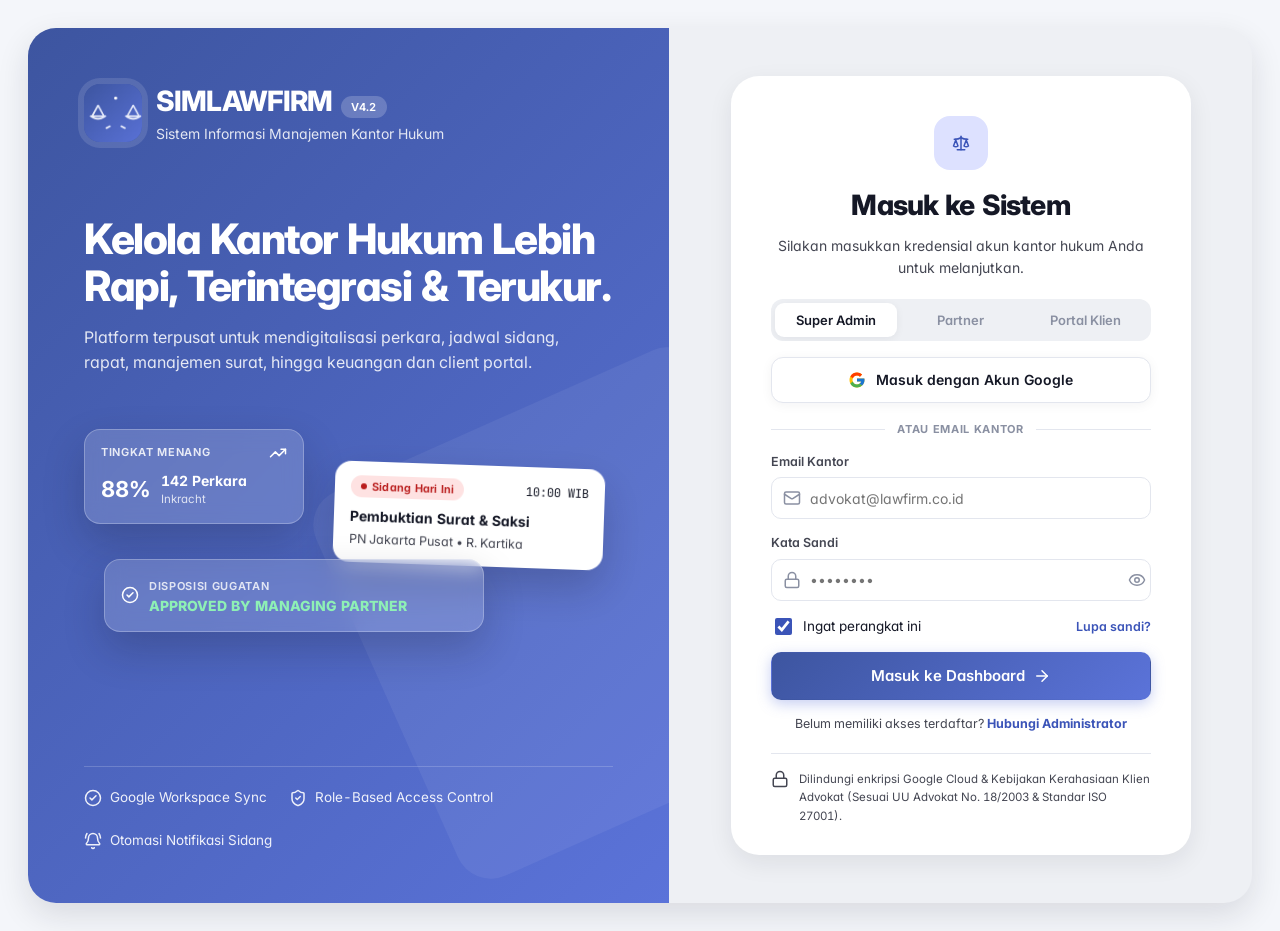
<file: index.html>
<!doctype html>
<html lang="id">
<head>
  <meta charset="utf-8">
  <meta name="viewport" content="width=device-width, initial-scale=1, viewport-fit=cover">
  <meta name="theme-color" content="#3D55A0">
  <meta name="description" content="SIMLAWFIRM — Sistem Informasi Manajemen Kantor Hukum: perkara, jadwal sidang, rapat, surat, keuangan, dan client portal.">
  <title>SIMLAWFIRM · Sistem Informasi Manajemen Kantor Hukum</title>
  <link rel="icon" type="image/png" href="assets/favicon.png">
  <link rel="apple-touch-icon" href="assets/logo.png">
  <link rel="preconnect" href="https://script.google.com">
  <link rel="preconnect" href="https://script.googleusercontent.com">
  <link rel="preconnect" href="https://fonts.googleapis.com">
  <link rel="preconnect" href="https://fonts.gstatic.com" crossorigin>
  <link rel="stylesheet" href="https://fonts.googleapis.com/css2?family=Inter:wght@400;500;600;700;800&family=JetBrains+Mono:wght@400;600&display=swap">
  <link rel="stylesheet" href="css/style.css">
  <script defer src="js/config.js"></script>
  <script defer src="js/icons.js"></script>
  <script defer src="js/core.js"></script>
  <script defer src="js/ui.js"></script>
  <script defer src="js/pages-main.js"></script>
  <script defer src="js/pages-case.js"></script>
  <script defer src="js/pages-office.js"></script>
  <script defer src="js/pages-admin.js"></script>
  <script defer src="js/pages-portal.js"></script>
</head>
<body>
  <noscript>Aplikasi ini memerlukan JavaScript.</noscript>
  <div style="min-height:100vh;display:grid;place-items:center;font-family:system-ui;color:#8A90A2">
    <div style="text-align:center"><img src="assets/logo.png" alt="" width="64" height="64" style="border-radius:18px"><div style="margin-top:12px;font-weight:600">Memuat SIMLAWFIRM…</div></div>
  </div>
</body>
</html>
</file>
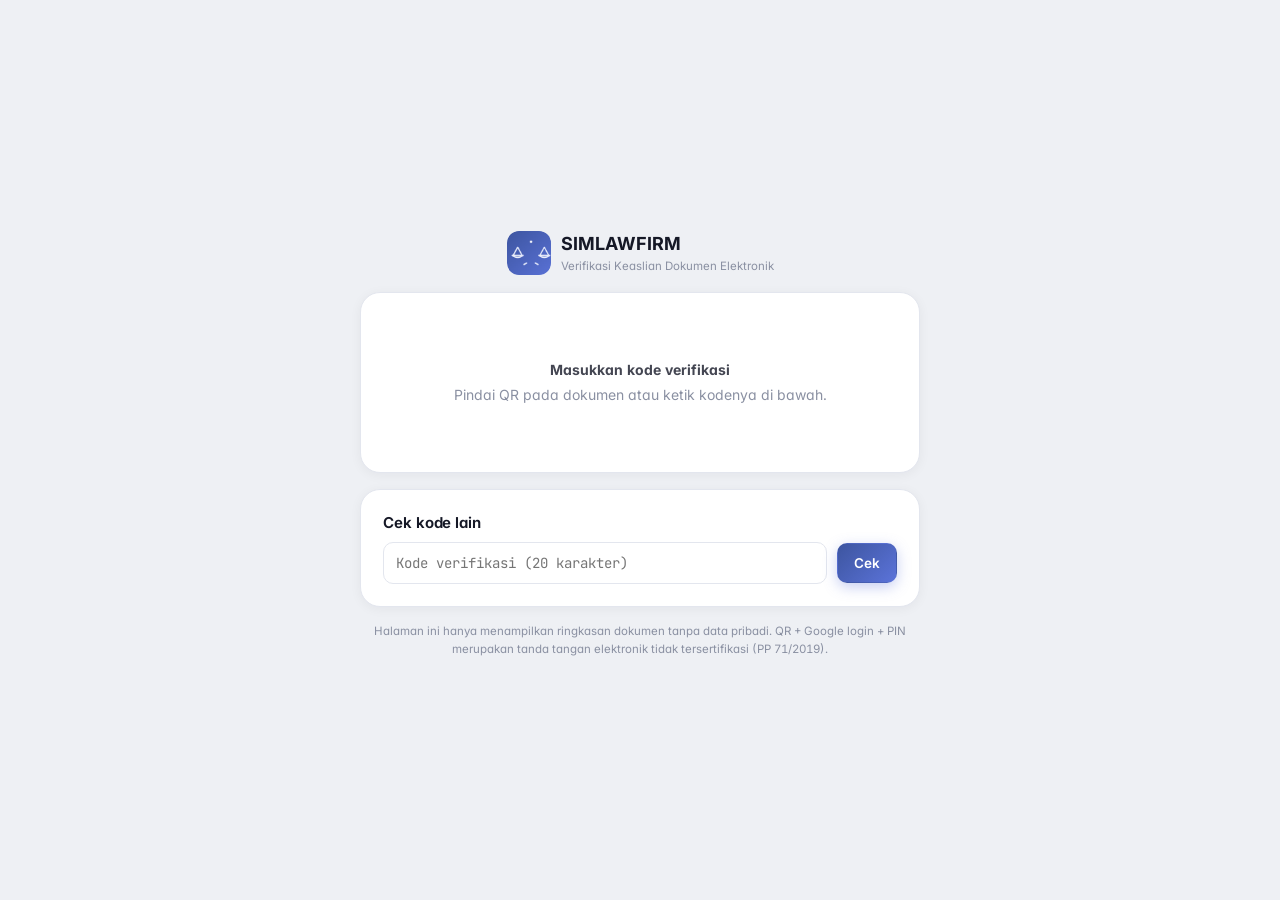
<file: verifikasi.html>
<!doctype html>
<html lang="id">
<head>
  <meta charset="utf-8">
  <meta name="viewport" content="width=device-width, initial-scale=1">
  <title>Verifikasi Dokumen · SIMLAWFIRM</title>
  <link rel="icon" type="image/png" href="assets/favicon.png">
  <link rel="stylesheet" href="https://fonts.googleapis.com/css2?family=Inter:wght@400;500;600;700;800&family=JetBrains+Mono:wght@400;600&display=swap">
  <link rel="stylesheet" href="css/style.css">
  <script src="js/config.js"></script>
</head>
<body>
  <div class="verify-wrap"><div class="verify-card">
    <div class="row mb" style="justify-content:center"><img src="assets/logo.png" alt="" width="44" height="44" style="border-radius:12px"><div><b style="font-size:18px">SIMLAWFIRM</b><div class="xs muted">Verifikasi Keaslian Dokumen Elektronik</div></div></div>
    <div class="card" id="box"><div class="skel" style="height:140px"></div></div>
    <div class="card mt">
      <h3 class="h-sm">Cek kode lain</h3>
      <form class="row mt-s" id="f"><input class="input mono" id="k" placeholder="Kode verifikasi (20 karakter)"><button class="btn primary">Cek</button></form>
    </div>
    <p class="xs muted" style="text-align:center;margin-top:16px">Halaman ini hanya menampilkan ringkasan dokumen tanpa data pribadi. QR + Google login + PIN merupakan tanda tangan elektronik tidak tersertifikasi (PP 71/2019).</p>
  </div></div>
<script>
'use strict';
var URL_GAS = (window.APP_CONFIG || {}).GAS_URL;
function esc(s) { return String(s == null ? '' : s).replace(/[&<>"']/g, function (c) { return { '&': '&amp;', '<': '&lt;', '>': '&gt;', '"': '&quot;', "'": '&#39;' }[c]; }); }
function tgl(s) { var d = new Date(s); return isNaN(d) ? (s || '—') : d.toLocaleString('id-ID', { dateStyle: 'long', timeStyle: 'short' }); }
var box = document.getElementById('box');
async function cek(k) {
  if (!k) { box.innerHTML = '<div class="empty"><b>Masukkan kode verifikasi</b>Pindai QR pada dokumen atau ketik kodenya di bawah.</div>'; return; }
  box.innerHTML = '<div class="skel" style="height:140px"></div>';
  try {
    var r = await (await fetch(URL_GAS + '?action=verify&k=' + encodeURIComponent(k), { redirect: 'follow' })).json();
    if (!r.success) { box.innerHTML = '<div class="row"><span class="badge bad" style="font-size:14px;padding:8px 14px">✕ TIDAK DITEMUKAN</span></div><p class="t2">' + esc(r.message) + '</p>'; return; }
    var d = r.data, sah = d.status === 'SAH';
    box.innerHTML = '<div class="row wrap"><span class="badge ' + (sah ? 'ok' : 'bad') + '" style="font-size:15px;padding:8px 16px">' + (sah ? '✓ DOKUMEN SAH' : '✕ ' + esc(d.status)) + '</span><span class="xs muted right">' + esc(d.instansi) + '</span></div>' +
      (d.alasanTarik ? '<div class="err-box mt">Dokumen ditarik: ' + esc(d.alasanTarik) + '</div>' : '') +
      '<h2 class="h-md mt">' + esc(d.judul) + '</h2><dl class="dl mt"><dt>Jenis</dt><dd>' + esc(d.jenis || '-') + '</dd><dt>Nomor</dt><dd class="mono">' + esc(d.nomor || '-') + '</dd><dt>Diterbitkan</dt><dd>' + tgl(d.terbit) + '</dd></dl>' +
      '<div class="sec-t">Penanda Tangan</div>' + d.penandatangan.map(function (s) { return '<div class="soft row mb' + (d.slot === s.slot ? '" style="border-color:var(--primary)' : '') + '"><div class="grow"><b class="small">' + esc(s.nama || '-') + '</b><div class="xs muted">' + esc(s.jabatan || '') + ' • ' + esc(s.label || '') + '</div></div><div style="text-align:right"><span class="badge ' + (s.metode === 'BYPASS' ? 'warn' : 'ok') + '">' + esc(s.metode === 'GOOGLE+PIN' ? 'Google + PIN' : s.metode || 'Sistem') + '</span><div class="xs muted">' + tgl(s.waktu) + '</div></div></div>'; }).join('') +
      (d.hashPdf ? '<div class="sec-t">Cek keutuhan PDF</div><p class="xs t2">Unggah PDF yang Anda terima — sidik jari SHA-256 dihitung di perangkat Anda (berkas tidak dikirim ke server).</p><input type="file" accept="application/pdf" id="pdf"><div id="hr" class="mt-s small"></div>' : '');
    var f = document.getElementById('pdf');
    if (f) f.onchange = async function () {
      var buf = await f.files[0].arrayBuffer(), h = Array.from(new Uint8Array(await crypto.subtle.digest('SHA-256', buf))).map(function (b) { return b.toString(16).padStart(2, '0'); }).join('');
      document.getElementById('hr').innerHTML = h === d.hashPdf ? '<span class="badge ok">✓ Identik dengan dokumen asli</span>' : '<span class="badge bad">✕ Berbeda — berkas telah diubah atau bukan versi resmi</span>';
    };
  } catch (e) { box.innerHTML = '<div class="err-box">Tidak dapat menghubungi server verifikasi.</div>'; }
}
var k0 = new URLSearchParams(location.search).get('k') || '';
document.getElementById('k').value = k0;
document.getElementById('f').onsubmit = function (e) { e.preventDefault(); var k = document.getElementById('k').value.trim(); history.replaceState(null, '', '?k=' + encodeURIComponent(k)); cek(k); };
cek(k0);
</script>
</body>
</html>
</file>
<file: css/style.css>
/* ============================================================
   SIMLAWFIRM — Modern Jurist Workspace (DESIGN.md)
   Royal blue gradient • cool-neutral canvas • Inter + JetBrains Mono
   ============================================================ */
:root {
  --primary: #5B73D9; --primary-700: #3D55A0; --primary-800: #3B54B8; --primary-50: #EEF1FD; --primary-100: #DDE1FF; --primary-200: #B8C4FF;
  --grad: linear-gradient(135deg, #3D55A0 0%, #5B73D9 100%);
  --navy: #1E2538; --navy-2: #262E44; --navy-3: #313A55;
  --canvas: #EEF0F4; --surface: #FFFFFF; --surface-2: #FAFAFB; --hover: #F6F8FB;
  --text: #151826; --text-2: #444652; --muted: #8A90A2; --line: #E3E6EE; --line-2: #D5D9E4;
  --ok: #16A34A; --ok-bg: #DCFCE7; --warn: #B7791F; --warn-c: #F59E0B; --warn-bg: #FEF9C3; --bad: #DC2626; --bad-bg: #FEE2E2; --info: #3B82F6; --info-bg: #DBEAFE;
  --series-1: #3B54B8; --series-2: #9AA9F0;
  --e1: 0 2px 12px rgba(21, 24, 38, .05); --e2: 0 8px 24px rgba(21, 24, 38, .08); --e3: 0 12px 32px rgba(21, 24, 38, .12); --e4: 0 24px 48px rgba(21, 24, 38, .16);
  --r-sm: 8px; --r-md: 10px; --r-lg: 14px; --r-xl: 20px;
  --rail: 72px; --sub: 240px; --top: 64px;
  --font: 'Inter', system-ui, -apple-system, 'Segoe UI', Roboto, sans-serif; --mono: 'JetBrains Mono', ui-monospace, Menlo, Consolas, monospace;
}
*, *::before, *::after { box-sizing: border-box; }
html, body { margin: 0; height: 100%; }
body { font-family: var(--font); font-size: 14px; line-height: 1.55; color: var(--text); background: var(--canvas); -webkit-font-smoothing: antialiased; font-feature-settings: 'tnum' 1, 'cv11' 1; }
button, input, select, textarea { font: inherit; color: inherit; }
a { color: var(--primary-800); text-decoration: none; }
a:hover { text-decoration: underline; }
svg.i { width: 18px; height: 18px; flex: none; vertical-align: middle; }
.mono { font-family: var(--mono); font-size: 12px; letter-spacing: 0; }
.muted { color: var(--muted); } .t2 { color: var(--text-2); } .ok { color: var(--ok); } .bad { color: var(--bad); } .warn { color: var(--warn); }
.hidden, [hidden] { display: none !important; }
.sr { position: absolute; width: 1px; height: 1px; overflow: hidden; clip: rect(0 0 0 0); }
.nowrap { white-space: nowrap; } .ellip { overflow: hidden; text-overflow: ellipsis; white-space: nowrap; }
.row { display: flex; align-items: center; gap: 10px; } .row.wrap { flex-wrap: wrap; } .col { display: flex; flex-direction: column; gap: 10px; }
.grow { flex: 1; min-width: 0; } .sp { flex: 1; } .right { margin-left: auto; }
.gap-s { gap: 6px; } .gap-l { gap: 16px; } .mt { margin-top: 16px; } .mt-s { margin-top: 8px; } .mb { margin-bottom: 16px; }
::selection { background: var(--primary-100); }
:focus-visible { outline: 2px solid var(--primary); outline-offset: 2px; }

/* ---------- Tipografi ---------- */
h1, h2, h3, h4 { margin: 0; font-weight: 700; letter-spacing: -.02em; }
.h-xl { font-size: 32px; line-height: 40px; letter-spacing: -.03em; font-weight: 800; }
.h-lg { font-size: 24px; line-height: 32px; } .h-md { font-size: 18px; line-height: 26px; font-weight: 650; } .h-sm { font-size: 15px; line-height: 22px; font-weight: 650; letter-spacing: -.005em; }
.lbl { font-size: 11px; font-weight: 650; letter-spacing: .06em; text-transform: uppercase; color: var(--muted); }
.small { font-size: 12.5px; } .xs { font-size: 11.5px; }

/* ---------- Tombol ---------- */
.btn { display: inline-flex; align-items: center; justify-content: center; gap: 8px; height: 40px; padding: 0 16px; border-radius: var(--r-md); border: 1px solid var(--line); background: var(--surface); color: var(--text); font-weight: 600; font-size: 13.5px; cursor: pointer; transition: background .15s, box-shadow .15s, transform .05s, border-color .15s; white-space: nowrap; text-decoration: none !important; }
.btn:hover { background: var(--surface-2); border-color: var(--line-2); box-shadow: var(--e1); }
.btn:active { transform: translateY(1px); }
.btn.primary { background: var(--grad); color: #fff; border-color: transparent; box-shadow: 0 4px 14px rgba(91, 115, 217, .35); }
.btn.primary:hover { box-shadow: 0 6px 18px rgba(91, 115, 217, .45), inset 0 0 0 1px rgba(255, 255, 255, .15); }
.btn.dark { background: var(--navy); color: #fff; border-color: var(--navy); }
.btn.ghost { background: transparent; border-color: transparent; color: var(--muted); }
.btn.ghost:hover { background: var(--canvas); color: var(--text); box-shadow: none; }
.btn.danger { color: var(--bad); } .btn.danger:hover { background: var(--bad-bg); border-color: #FCA5A5; }
.btn.danger.solid { background: var(--bad); color: #fff; border-color: var(--bad); }
.btn.ok.solid { background: var(--ok); color: #fff; border-color: var(--ok); }
.btn.sm { height: 32px; padding: 0 11px; font-size: 12.5px; border-radius: var(--r-sm); gap: 6px; }
.btn.xs { height: 26px; padding: 0 8px; font-size: 11.5px; border-radius: 7px; gap: 4px; }
.btn.icon { width: 40px; padding: 0; } .btn.sm.icon { width: 32px; } .btn.xs.icon { width: 26px; }
.btn[disabled], .btn.busy { opacity: .6; pointer-events: none; }
.btn.busy::after { content: ''; width: 14px; height: 14px; border-radius: 50%; border: 2px solid currentColor; border-right-color: transparent; animation: spin .7s linear infinite; }
.btn.block { width: 100%; }
@keyframes spin { to { transform: rotate(360deg); } }

/* ---------- Badge & chip ---------- */
.badge { display: inline-flex; align-items: center; gap: 5px; padding: 3px 10px; border-radius: 999px; font-size: 11px; font-weight: 650; letter-spacing: .02em; line-height: 16px; background: var(--canvas); color: var(--text-2); white-space: nowrap; }
.badge.ok { background: var(--ok-bg); color: #15803D; } .badge.warn { background: var(--warn-bg); color: #A16207; } .badge.bad { background: var(--bad-bg); color: #B91C1C; }
.badge.info { background: var(--info-bg); color: #1D4ED8; } .badge.pri { background: var(--primary-100); color: var(--primary-800); } .badge.dark { background: var(--navy); color: #fff; }
.badge .dot { width: 6px; height: 6px; border-radius: 50%; background: currentColor; }
.count { display: inline-flex; min-width: 20px; height: 18px; padding: 0 6px; border-radius: 999px; align-items: center; justify-content: center; font-size: 10.5px; font-weight: 700; background: var(--primary-100); color: var(--primary-800); }
.count.bad { background: var(--bad); color: #fff; }
.chip { display: inline-flex; align-items: center; gap: 6px; height: 30px; padding: 0 12px; border-radius: 999px; border: 1px solid var(--line); background: var(--surface); font-size: 12.5px; font-weight: 550; cursor: pointer; color: var(--text-2); }
.chip:hover { border-color: var(--line-2); } .chip.on { background: var(--primary-50); border-color: var(--primary-200); color: var(--primary-800); }

/* ---------- Segmented / pill tabs ---------- */
.seg { display: inline-flex; gap: 2px; padding: 4px; background: var(--canvas); border-radius: 999px; max-width: 100%; overflow-x: auto; scrollbar-width: none; }
.seg::-webkit-scrollbar { display: none; }
.seg button { border: 0; background: transparent; color: var(--muted); font-weight: 600; font-size: 13px; padding: 7px 14px; border-radius: 999px; cursor: pointer; white-space: nowrap; display: inline-flex; align-items: center; gap: 6px; }
.seg button.on { background: var(--surface); color: var(--text); box-shadow: 0 2px 8px rgba(21, 24, 38, .06); }
.seg button:hover:not(.on) { color: var(--text); }
.seg.sq { border-radius: 12px; } .seg.sq button { border-radius: 9px; }

/* ---------- Form ---------- */
.input, select.input, textarea.input { width: 100%; height: 42px; padding: 0 12px; background: var(--surface); border: 1px solid var(--line); border-radius: var(--r-md); outline: none; transition: border-color .15s, box-shadow .15s; font-size: 14px; }
textarea.input { height: auto; min-height: 92px; padding: 10px 12px; resize: vertical; line-height: 1.5; }
select.input { appearance: none; background-image: url("data:image/svg+xml,%3Csvg xmlns='http://www.w3.org/2000/svg' width='12' height='12' viewBox='0 0 24 24' fill='none' stroke='%238A90A2' stroke-width='2.4' stroke-linecap='round'%3E%3Cpath d='m6 9 6 6 6-6'/%3E%3C/svg%3E"); background-repeat: no-repeat; background-position: right 12px center; padding-right: 32px; }
.input:focus, .editor:focus-within { border-color: var(--primary); box-shadow: 0 0 0 3px rgba(91, 115, 217, .15); }
.input.sm { height: 34px; font-size: 13px; border-radius: var(--r-sm); }
.input-ic { position: relative; } .input-ic svg { position: absolute; left: 12px; top: 50%; transform: translateY(-50%); color: var(--muted); pointer-events: none; } .input-ic .input { padding-left: 38px; }
.field { display: flex; flex-direction: column; gap: 6px; min-width: 0; }
.field > label { font-size: 12.5px; font-weight: 600; color: var(--text-2); }
.field > label .req { color: var(--bad); }
.field .help { font-size: 11.5px; color: var(--muted); }
.form-grid { display: grid; grid-template-columns: repeat(2, minmax(0, 1fr)); gap: 14px 16px; }
.form-grid .full { grid-column: 1 / -1; }
.check { display: inline-flex; align-items: center; gap: 8px; cursor: pointer; font-size: 13.5px; }
.check input { width: 17px; height: 17px; accent-color: var(--primary-800); }
.switch { position: relative; display: inline-flex; width: 42px; height: 24px; flex: none; cursor: pointer; }
.switch input { opacity: 0; width: 0; height: 0; }
.switch span { position: absolute; inset: 0; border-radius: 999px; background: #CBD1DD; transition: .2s; }
.switch span::after { content: ''; position: absolute; width: 18px; height: 18px; left: 3px; top: 3px; border-radius: 50%; background: #fff; box-shadow: 0 1px 3px rgba(0, 0, 0, .2); transition: .2s; }
.switch input:checked + span { background: var(--primary-800); } .switch input:checked + span::after { transform: translateX(18px); }
.switch.ok input:checked + span { background: var(--ok); }
.editor { border: 1px solid var(--line); border-radius: var(--r-md); background: var(--surface); }
.editor .tb { display: flex; gap: 2px; padding: 6px; border-bottom: 1px solid var(--line); flex-wrap: wrap; }
.editor .tb button { border: 0; background: transparent; width: 30px; height: 28px; border-radius: 6px; cursor: pointer; color: var(--text-2); display: grid; place-items: center; }
.editor .tb button:hover { background: var(--canvas); }
.editor .ed { min-height: 160px; max-height: 420px; overflow: auto; padding: 12px 14px; outline: none; line-height: 1.65; }
.editor .ed p { margin: 0 0 8px; } .editor .ed ol, .editor .ed ul { margin: 0 0 8px; padding-left: 22px; }
.refs-box { max-height: 180px; overflow: auto; border: 1px solid var(--line); border-radius: var(--r-md); padding: 8px 10px; display: grid; grid-template-columns: repeat(auto-fill, minmax(190px, 1fr)); gap: 6px; background: var(--surface); }
.file-drop { border: 1.5px dashed var(--line-2); border-radius: var(--r-md); padding: 14px; text-align: center; color: var(--muted); font-size: 12.5px; cursor: pointer; background: var(--surface-2); }
.file-drop:hover, .file-drop.drag { border-color: var(--primary); background: var(--primary-50); color: var(--primary-800); }

/* ---------- Kartu ---------- */
.card { background: var(--surface); border: 1px solid var(--line); border-radius: var(--r-xl); box-shadow: var(--e1); padding: 22px; min-width: 0; }
.card.flat { box-shadow: none; } .card.pad-0 { padding: 0; } .card.pad-s { padding: 16px; }
.card.hov { transition: box-shadow .2s, border-color .2s, transform .2s; cursor: pointer; } .card.hov:hover { box-shadow: var(--e2); border-color: var(--line-2); }
.card-h { display: flex; align-items: flex-start; gap: 12px; margin-bottom: 16px; }
.card-h .sub { font-size: 12.5px; color: var(--muted); margin-top: 2px; }
.soft { background: var(--surface-2); border: 1px solid var(--line); border-radius: var(--r-lg); padding: 14px; }
.tint { background: var(--primary-50); border: 1px solid var(--primary-100); border-radius: var(--r-lg); padding: 14px; }

/* ---------- Grid halaman ---------- */
.grid { display: grid; gap: 18px; }
.g2 { grid-template-columns: repeat(2, minmax(0, 1fr)); } .g3 { grid-template-columns: repeat(3, minmax(0, 1fr)); } .g4 { grid-template-columns: repeat(4, minmax(0, 1fr)); }
.split { display: grid; grid-template-columns: minmax(0, 1fr) 340px; gap: 20px; align-items: start; }
.split.wide { grid-template-columns: minmax(0, 1fr) 400px; }

/* ---------- KPI ---------- */
.kpi { position: relative; padding: 18px; display: flex; flex-direction: column; gap: 6px; }
.kpi .top { display: flex; align-items: flex-start; justify-content: space-between; gap: 8px; }
.kpi .ico { width: 38px; height: 38px; border-radius: 12px; display: grid; place-items: center; background: var(--primary-50); color: var(--primary-800); flex: none; }
.kpi .ico.bad { background: var(--bad-bg); color: var(--bad); } .kpi .ico.ok { background: var(--ok-bg); color: var(--ok); } .kpi .ico.warn { background: var(--warn-bg); color: var(--warn); }
.kpi .val { font-size: 30px; font-weight: 800; letter-spacing: -.03em; line-height: 1.1; display: flex; align-items: baseline; gap: 8px; flex-wrap: wrap; }
.kpi .val small { font-size: 13px; font-weight: 500; color: var(--muted); letter-spacing: 0; }
.kpi .foot { display: flex; gap: 6px; align-items: center; flex-wrap: wrap; font-size: 11.5px; color: var(--muted); }
.kpi .bar { height: 5px; background: var(--canvas); border-radius: 9px; overflow: hidden; margin-top: 4px; } .kpi .bar i { display: block; height: 100%; background: var(--primary-800); border-radius: 9px; }
.kpi.click { cursor: pointer; } .kpi.click:hover { box-shadow: var(--e2); }

/* ---------- Shell: rail + subpanel + konten ---------- */
.shell { display: grid; grid-template-columns: var(--rail) var(--sub) minmax(0, 1fr); min-height: 100vh; }
.rail { background: var(--grad); position: sticky; top: 0; height: 100vh; display: flex; flex-direction: column; align-items: center; padding: 14px 0; gap: 6px; z-index: 30; }
.rail .logo { width: 44px; height: 44px; border-radius: 13px; background: rgba(255, 255, 255, .16); display: grid; place-items: center; margin-bottom: 12px; }
.rail .logo img { width: 34px; height: 34px; border-radius: 9px; }
.rail button { width: 46px; height: 46px; border-radius: 13px; border: 0; background: transparent; color: rgba(255, 255, 255, .78); display: grid; place-items: center; cursor: pointer; position: relative; transition: background .15s, color .15s; }
.rail button:hover { background: rgba(255, 255, 255, .14); color: #fff; }
.rail button.on { background: #fff; color: var(--primary-800); box-shadow: 0 6px 16px rgba(21, 24, 38, .2); }
.rail button.on::before { content: ''; position: absolute; left: -13px; top: 12px; bottom: 12px; width: 4px; border-radius: 0 4px 4px 0; background: #fff; }
.rail button .tip { position: absolute; left: 56px; background: var(--navy); color: #fff; font-size: 12px; font-weight: 600; padding: 5px 10px; border-radius: 8px; white-space: nowrap; opacity: 0; pointer-events: none; transform: translateX(-4px); transition: .15s; box-shadow: var(--e3); }
.rail button:hover .tip { opacity: 1; transform: none; }
.rail button .pip { position: absolute; top: 8px; right: 8px; width: 8px; height: 8px; border-radius: 50%; background: #FF5A5A; border: 2px solid #4F67CB; }
.rail .sp { flex: 1; }
.subpanel { background: var(--navy); color: #C9CEDD; position: sticky; top: 0; height: 100vh; overflow-y: auto; display: flex; flex-direction: column; padding: 18px 14px; z-index: 25; scrollbar-width: thin; scrollbar-color: #3A4462 transparent; }
.brand { display: flex; align-items: center; gap: 10px; padding: 2px 6px 18px; border-bottom: 1px solid rgba(255, 255, 255, .07); margin-bottom: 14px; }
.brand img { width: 36px; height: 36px; border-radius: 10px; }
.brand b { display: block; color: #fff; font-size: 15px; letter-spacing: -.01em; } .brand span { font-size: 11px; color: #9AA3BC; }
.nav-sec { display: flex; align-items: center; justify-content: space-between; padding: 10px 10px 8px; font-size: 10.5px; font-weight: 700; letter-spacing: .08em; text-transform: uppercase; color: #8C95AE; }
.nav-sec small { font-size: 10px; color: #B6BDD0; letter-spacing: 0; font-weight: 600; text-transform: none; }
.nav-item { display: flex; align-items: center; gap: 10px; width: 100%; border: 0; background: transparent; color: #D6DAE6; font-size: 13.5px; font-weight: 500; padding: 10px 12px; border-radius: 10px; cursor: pointer; text-align: left; text-decoration: none !important; transition: background .15s; }
.nav-item:hover { background: rgba(255, 255, 255, .06); color: #fff; }
.nav-item.on { background: #fff; color: var(--primary-800); font-weight: 650; box-shadow: 0 6px 16px rgba(0, 0, 0, .18); }
.nav-item svg { width: 16px; height: 16px; opacity: .85; } .nav-item .count { margin-left: auto; }
.nav-item.sub { padding-left: 34px; font-size: 13px; color: #B6BDD0; }
.nav-item.sub.on { color: var(--primary-800); }
.secure { margin-top: auto; background: var(--navy-2); border: 1px solid rgba(255, 255, 255, .06); border-radius: 12px; padding: 12px 14px; font-size: 11.5px; color: #C9CEDD; }
.secure b { color: #fff; font-size: 12px; display: flex; align-items: center; justify-content: space-between; } .secure b i { width: 7px; height: 7px; border-radius: 50%; background: #fff; display: inline-block; }
.secure .mono { color: #9AA3BC; font-size: 11px; }
.main { min-width: 0; display: flex; flex-direction: column; }
.topbar { position: sticky; top: 0; z-index: 20; height: var(--top); display: flex; align-items: center; gap: 12px; padding: 0 28px; background: rgba(238, 240, 244, .86); backdrop-filter: blur(10px); -webkit-backdrop-filter: blur(10px); }
.topbar .search { flex: 1; max-width: 460px; }
.topbar .search .input { height: 42px; border-radius: 999px; background: var(--surface); border-color: transparent; box-shadow: var(--e1); }
.tb-btn { width: 40px; height: 40px; border-radius: 50%; border: 0; background: var(--surface); display: grid; place-items: center; cursor: pointer; position: relative; color: var(--text-2); box-shadow: var(--e1); flex: none; }
.tb-btn:hover { color: var(--primary-800); }
.tb-btn .pip { position: absolute; top: 8px; right: 9px; width: 8px; height: 8px; border-radius: 50%; background: var(--bad); border: 2px solid #fff; }
.tb-chip { height: 36px; padding: 0 12px; border-radius: 999px; background: var(--surface); display: inline-flex; align-items: center; gap: 6px; font-size: 12.5px; font-weight: 600; color: var(--text-2); box-shadow: var(--e1); }
.user-btn { display: flex; align-items: center; gap: 10px; padding: 4px 10px 4px 4px; border-radius: 999px; border: 0; background: transparent; cursor: pointer; text-align: left; }
.user-btn:hover { background: rgba(255, 255, 255, .7); }
.avatar { width: 38px; height: 38px; border-radius: 50%; background: var(--grad); color: #fff; display: grid; place-items: center; font-weight: 700; font-size: 13px; flex: none; }
.avatar.sm { width: 30px; height: 30px; font-size: 11px; } .avatar.lg { width: 52px; height: 52px; font-size: 18px; }
.avatar.soft { background: var(--primary-100); color: var(--primary-800); padding: 0; border: 0; border-radius: 50%; }
.user-btn b { display: block; font-size: 13px; line-height: 1.2; } .user-btn .badge { padding: 1px 8px; font-size: 10px; margin-top: 2px; }
.content { padding: 8px 28px 40px; flex: 1; min-width: 0; }
.page { animation: fadein .18s ease-out; } @keyframes fadein { from { opacity: 0; transform: translateY(4px); } to { opacity: 1; transform: none; } }
.page-h { display: flex; align-items: flex-end; gap: 16px; margin: 6px 0 22px; flex-wrap: wrap; }
.page-h .crumb { display: flex; gap: 8px; align-items: center; font-size: 11px; font-weight: 700; letter-spacing: .06em; text-transform: uppercase; color: var(--primary-800); margin-bottom: 6px; flex-wrap: wrap; }
.page-h .crumb .badge { text-transform: none; letter-spacing: 0; }
.page-h p { margin: 6px 0 0; color: var(--text-2); max-width: 640px; font-size: 13.5px; }
.page-h > .grow { flex: 1 1 520px; }
.page-h .acts { margin-left: auto; display: flex; gap: 10px; flex-wrap: wrap; justify-content: flex-end; }
.menu-toggle { display: none; }
.offline-bar { position: fixed; bottom: 16px; left: 50%; transform: translateX(-50%); background: var(--navy); color: #fff; padding: 9px 16px; border-radius: 999px; font-size: 12.5px; z-index: 200; box-shadow: var(--e3); }

/* ---------- Tabel ---------- */
.tbl-wrap { overflow-x: auto; -webkit-overflow-scrolling: touch; }
table.tbl { width: 100%; border-collapse: separate; border-spacing: 0; font-size: 13.5px; }
.tbl th { position: sticky; top: 0; background: var(--surface-2); text-align: left; font-size: 11px; font-weight: 700; letter-spacing: .05em; text-transform: uppercase; color: var(--muted); padding: 12px 14px; border-bottom: 1px solid var(--line); white-space: nowrap; cursor: default; user-select: none; }
.tbl th.sort { cursor: pointer; } .tbl th.sort:hover { color: var(--text); } .tbl th .arr { opacity: .5; font-size: 10px; }
.tbl td { padding: 12px 14px; border-bottom: 1px solid var(--line); vertical-align: middle; }
.tbl tr:last-child td { border-bottom: 0; }
.tbl tbody tr { transition: background .1s; } .tbl tbody tr:hover { background: var(--hover); } .tbl tbody tr.sel { background: var(--primary-50); }
.tbl tbody tr.click { cursor: pointer; }
.tbl td.num, .tbl th.num { text-align: right; white-space: nowrap; } .tbl .chk { width: 40px; }
.tbl .t-main { font-weight: 600; color: var(--text); } .tbl .t-sub { font-size: 12px; color: var(--muted); }
.tbl td.acts { white-space: nowrap; text-align: right; }
.tbl-foot { display: flex; align-items: center; gap: 10px; padding: 12px 16px; border-top: 1px solid var(--line); font-size: 12.5px; color: var(--muted); flex-wrap: wrap; }
.pager { display: flex; gap: 4px; margin-left: auto; } .pager button { min-width: 32px; height: 32px; border-radius: 8px; border: 1px solid var(--line); background: var(--surface); cursor: pointer; font-weight: 600; font-size: 12.5px; }
.pager button.on { background: var(--primary-800); color: #fff; border-color: var(--primary-800); } .pager button:disabled { opacity: .4; cursor: default; }
.toolbar { display: flex; gap: 10px; align-items: center; flex-wrap: wrap; padding: 14px 16px; border-bottom: 1px solid var(--line); }
.toolbar .input-ic { flex: 1; min-width: 200px; }
.toolbar select.input { width: auto; min-width: 150px; height: 38px; font-size: 13px; }
.bulkbar { display: flex; gap: 8px; align-items: center; padding: 10px 16px; background: var(--primary-50); border-bottom: 1px solid var(--primary-100); font-size: 13px; font-weight: 600; color: var(--primary-800); flex-wrap: wrap; }
.empty { padding: 44px 20px; text-align: center; color: var(--muted); }
.empty svg { width: 40px; height: 40px; color: var(--line-2); margin-bottom: 8px; }
.empty b { display: block; color: var(--text-2); font-size: 14px; margin-bottom: 4px; }
.skel { background: linear-gradient(90deg, #EEF0F4 25%, #F6F7FA 50%, #EEF0F4 75%); background-size: 200% 100%; animation: sk 1.2s infinite; border-radius: 8px; }
@keyframes sk { to { background-position: -200% 0; } }

/* ---------- Drawer / modal / toast ---------- */
.veil { position: fixed; inset: 0; background: rgba(21, 24, 38, .4); backdrop-filter: blur(8px); -webkit-backdrop-filter: blur(8px); z-index: 90; animation: fadein .15s; }
.drawer { position: fixed; top: 0; right: 0; bottom: 0; width: min(640px, 100vw); background: var(--surface); z-index: 100; box-shadow: var(--e4); display: flex; flex-direction: column; animation: slidein .22s cubic-bezier(.2, .8, .2, 1); border-radius: 20px 0 0 20px; }
.drawer.wide { width: min(860px, 100vw); }
@keyframes slidein { from { transform: translateX(40px); opacity: .5; } to { transform: none; opacity: 1; } }
.drawer-h { display: flex; align-items: flex-start; gap: 12px; padding: 20px 24px; border-bottom: 1px solid var(--line); }
.drawer-b { flex: 1; overflow-y: auto; padding: 22px 24px; }
.drawer-f { display: flex; gap: 10px; padding: 14px 24px; border-top: 1px solid var(--line); background: var(--surface-2); justify-content: flex-end; flex-wrap: wrap; border-radius: 0 0 0 20px; }
.modal { position: fixed; left: 50%; top: 50%; transform: translate(-50%, -50%); width: min(480px, calc(100vw - 32px)); max-height: calc(100vh - 32px); overflow: auto; background: var(--surface); border-radius: var(--r-xl); box-shadow: var(--e4); z-index: 110; padding: 24px; animation: pop .18s; }
.modal.wide { width: min(760px, calc(100vw - 32px)); }
@keyframes pop { from { transform: translate(-50%, -48%) scale(.98); opacity: 0; } }
.toasts { position: fixed; right: 20px; bottom: 20px; z-index: 300; display: flex; flex-direction: column; gap: 10px; max-width: calc(100vw - 40px); }
.toast { display: flex; gap: 10px; align-items: flex-start; background: var(--navy); color: #fff; padding: 12px 16px; border-radius: 14px; box-shadow: var(--e3); font-size: 13.5px; min-width: 260px; max-width: 420px; animation: slidein .2s; }
.toast.ok svg { color: #4ADE80; } .toast.bad { background: #7F1D1D; } .toast.warn svg { color: #FCD34D; }
.toast b { display: block; }
.dl { display: grid; grid-template-columns: 150px minmax(0, 1fr); gap: 10px 16px; font-size: 13.5px; }
.dl dt { color: var(--muted); font-size: 12.5px; } .dl dd { margin: 0; font-weight: 500; word-break: break-word; }
.sec-t { font-size: 12px; font-weight: 700; letter-spacing: .06em; text-transform: uppercase; color: var(--primary-800); margin: 22px 0 10px; display: flex; align-items: center; gap: 8px; }
.sec-t:first-child { margin-top: 0; }
.richtext p { margin: 0 0 8px; } .richtext ol, .richtext ul { margin: 0 0 8px; padding-left: 22px; }

/* ---------- Timeline ---------- */
.tl { position: relative; padding-left: 28px; }
.tl::before { content: ''; position: absolute; left: 9px; top: 6px; bottom: 6px; width: 2px; background: var(--line); }
.tl-item { position: relative; margin-bottom: 14px; }
.tl-item::before { content: ''; position: absolute; left: -24px; top: 18px; width: 12px; height: 12px; border-radius: 50%; background: var(--muted); border: 3px solid var(--surface); box-shadow: 0 0 0 1px var(--line); }
.tl-item.now::before { background: var(--primary-800); box-shadow: 0 0 0 4px var(--primary-100); }
.tl-card { background: var(--surface-2); border: 1px solid var(--line); border-radius: var(--r-lg); padding: 14px 16px; }
.tl-item.now .tl-card { background: var(--surface); box-shadow: var(--e2); }
.tl-card h4 { font-size: 14px; font-weight: 650; letter-spacing: -.005em; display: flex; gap: 8px; align-items: center; flex-wrap: wrap; }
.tl-card p { margin: 6px 0 0; color: var(--text-2); font-size: 13px; }

/* ---------- Agenda ---------- */
.ag { border-left: 3px solid var(--primary); background: var(--surface-2); border-radius: 12px; padding: 12px 14px; margin-bottom: 10px; }
.ag.sidang { border-color: var(--primary-800); } .ag.rapat { border-color: #7C8FE6; } .ag.internal { border-color: var(--ok); } .ag.task { border-color: var(--warn-c); }
.ag .time { font-size: 11px; font-weight: 700; color: var(--primary-800); letter-spacing: .03em; }
.ag b { display: block; font-size: 13px; margin: 3px 0; line-height: 1.35; } .ag .s { font-size: 12px; color: var(--muted); }
.ag.hero { background: var(--grad); color: #fff; border: 0; box-shadow: 0 10px 24px rgba(61, 85, 160, .35); } .ag.hero .time, .ag.hero .s { color: rgba(255, 255, 255, .85); }
.now-line { display: flex; align-items: center; gap: 8px; margin: 4px 0 12px; font-size: 11px; font-weight: 700; color: var(--bad); }
.now-line::after { content: ''; flex: 1; border-top: 1.5px dashed var(--bad); opacity: .6; }

/* ---------- Kalender ---------- */
.cal { display: grid; grid-template-columns: repeat(7, minmax(0, 1fr)); gap: 6px; }
.cal .dow { text-align: center; font-size: 11px; font-weight: 700; letter-spacing: .06em; color: var(--muted); padding: 6px 0; }
.cal .day { min-height: 104px; background: var(--surface-2); border: 1px solid var(--line); border-radius: 12px; padding: 6px; display: flex; flex-direction: column; gap: 3px; cursor: pointer; min-width: 0; }
.cal .day:hover { border-color: var(--line-2); background: var(--surface); }
.cal .day.out { opacity: .45; } .cal .day.today { border: 2px solid var(--primary-800); background: var(--surface); }
.cal .day .n { font-size: 12px; font-weight: 700; color: var(--text-2); display: flex; justify-content: space-between; }
.cal .day.today .n span { background: var(--primary-800); color: #fff; border-radius: 6px; padding: 0 6px; }
.ev { font-size: 10.5px; font-weight: 600; padding: 2px 6px; border-radius: 6px; overflow: hidden; text-overflow: ellipsis; white-space: nowrap; background: var(--primary-100); color: var(--primary-800); }
.ev.sidang { background: var(--primary-800); color: #fff; } .ev.rapat { background: #E3E8FF; color: #3949A0; } .ev.internal { background: var(--ok-bg); color: #15803D; } .ev.task { background: #FFEDD5; color: #C2410C; }
.legend { display: flex; gap: 14px; flex-wrap: wrap; font-size: 12px; color: var(--text-2); }
.legend i { width: 10px; height: 10px; border-radius: 3px; display: inline-block; margin-right: 6px; vertical-align: -1px; }

/* ---------- Kanban ---------- */
.kanban { display: grid; grid-template-columns: repeat(3, minmax(0, 1fr)); gap: 16px; }
.kcol { background: var(--surface-2); border: 1px solid var(--line); border-radius: var(--r-lg); padding: 12px; min-height: 160px; }
.kcol.drop { border-color: var(--primary); background: var(--primary-50); }
.kcol-h { display: flex; align-items: center; gap: 8px; font-weight: 650; font-size: 13px; margin-bottom: 10px; }
.kcol-h i { width: 8px; height: 8px; border-radius: 50%; }
.kcard { background: var(--surface); border: 1px solid var(--line); border-radius: 12px; padding: 12px; margin-bottom: 10px; box-shadow: var(--e1); cursor: grab; }
.kcard:hover { box-shadow: var(--e2); } .kcard.done b { text-decoration: line-through; color: var(--muted); }
.kcard b { display: block; font-size: 13px; line-height: 1.35; margin: 6px 0; }

/* ---------- Chart ---------- */
.chart { position: relative; width: 100%; }
.chart svg { display: block; width: 100%; height: auto; overflow: visible; }
.chart .grid-l { stroke: var(--line); stroke-width: 1; }
.chart .axis-t { font-size: 11px; fill: var(--muted); }
.chart .val-t { font-size: 10.5px; font-weight: 700; fill: var(--text-2); }
.chart .bar-hit { fill: transparent; cursor: pointer; }
.chart-tip { position: absolute; pointer-events: none; background: var(--navy); color: #fff; font-size: 12px; padding: 8px 10px; border-radius: 10px; box-shadow: var(--e3); white-space: nowrap; transform: translate(-50%, -110%); z-index: 5; display: none; }
.chart-tip b { display: block; margin-bottom: 2px; }
.ring { position: relative; width: 64px; height: 64px; flex: none; }
.ring svg { transform: rotate(-90deg); } .ring b { position: absolute; inset: 0; display: grid; place-items: center; font-size: 13px; font-weight: 750; }
.meter { height: 6px; background: var(--canvas); border-radius: 9px; overflow: hidden; } .meter i { display: block; height: 100%; border-radius: 9px; background: var(--primary-800); }
.meter.bad i { background: var(--bad); } .meter.ok i { background: var(--ok); } .meter.warn i { background: var(--warn-c); }

/* ---------- Hero ---------- */
.hero { background: var(--grad); color: #fff; border-radius: var(--r-xl); padding: 24px 26px; position: relative; overflow: hidden; box-shadow: 0 14px 30px rgba(61, 85, 160, .28); }
.hero::after { content: ''; position: absolute; right: -60px; top: -60px; width: 240px; height: 240px; border-radius: 50%; background: rgba(255, 255, 255, .08); }
.hero h2 { font-size: 26px; letter-spacing: -.03em; } .hero p { color: rgba(255, 255, 255, .88); margin: 8px 0 16px; max-width: 520px; }
.hero .badge { background: rgba(255, 255, 255, .18); color: #fff; }
.hero .btn { background: #fff; color: var(--primary-800); border-color: #fff; }
.hero.dark { background: linear-gradient(160deg, #222B44 0%, #2C3655 100%); box-shadow: var(--e3); }
.case-hero .meta { display: flex; gap: 22px; flex-wrap: wrap; font-size: 12.5px; color: rgba(255, 255, 255, .8); padding-top: 14px; margin-top: 14px; border-top: 1px solid rgba(255, 255, 255, .12); }
.case-hero .meta b { color: #fff; }
.mode-card { background: var(--navy); color: #fff; border-radius: var(--r-xl); padding: 14px 16px; display: flex; gap: 12px; align-items: center; box-shadow: var(--e2); }

/* ---------- Stepper (progres perkara) ---------- */
.stepper { display: flex; align-items: flex-start; gap: 0; overflow-x: auto; padding: 6px 2px 2px; }
.stepper .st { flex: 1; min-width: 64px; display: flex; flex-direction: column; align-items: center; gap: 6px; position: relative; font-size: 10.5px; color: var(--muted); text-align: center; }
.stepper .st::before { content: ''; position: absolute; top: 13px; left: -50%; right: 50%; height: 3px; background: var(--line); z-index: 0; }
.stepper .st:first-child::before { display: none; }
.stepper .st.done::before, .stepper .st.cur::before { background: var(--primary-800); }
.stepper .st i { width: 28px; height: 28px; border-radius: 50%; background: var(--surface); border: 2px solid var(--line); display: grid; place-items: center; z-index: 1; font-style: normal; font-weight: 700; color: var(--muted); }
.stepper .st.done i { background: var(--primary-800); border-color: var(--primary-800); color: #fff; }
.stepper .st.cur i { background: var(--primary-800); border-color: var(--primary-200); box-shadow: 0 0 0 4px var(--primary-100); color: #fff; }
.stepper .st.cur { color: var(--primary-800); font-weight: 700; }
.stages .stg { display: flex; gap: 12px; padding-bottom: 14px; position: relative; }
.stages .stg::before { content: ''; position: absolute; left: 11px; top: 26px; bottom: 0; width: 2px; background: var(--line); }
.stages .stg:last-child::before { display: none; }
.stages .stg > i { width: 24px; height: 24px; border-radius: 50%; display: grid; place-items: center; background: var(--canvas); color: var(--muted); font-style: normal; font-size: 11px; font-weight: 700; flex: none; }
.stages .stg.done > i { background: var(--ok); color: #fff; } .stages .stg.cur > i { background: var(--primary-800); color: #fff; }

/* ---------- Dokumen / lembar surat ---------- */
.doclist .it { display: flex; gap: 10px; align-items: center; padding: 10px; border: 1px solid var(--line); border-radius: 12px; margin-bottom: 8px; background: var(--surface); }
.doclist .ic { width: 36px; height: 36px; border-radius: 10px; display: grid; place-items: center; background: var(--bad-bg); color: var(--bad); flex: none; }
.doclist .ic.doc { background: var(--primary-50); color: var(--primary-800); } .doclist .ic.xls { background: var(--ok-bg); color: var(--ok); }
.paper { background: #fff; border: 1px solid var(--line); border-radius: 12px; padding: 28px 30px; font-size: 12.5px; line-height: 1.6; position: relative; overflow: hidden; color: #222; box-shadow: var(--e1); }
.paper .kop { text-align: center; border-bottom: 2px solid var(--primary-800); padding-bottom: 10px; margin-bottom: 14px; }
.paper .kop b { color: var(--primary-800); font-size: 15px; letter-spacing: .02em; }
.paper .wm { position: absolute; right: -20px; top: 40%; transform: rotate(-28deg); font-size: 64px; font-weight: 800; color: rgba(59, 84, 184, .06); pointer-events: none; }
.paper table { width: 100%; border-collapse: collapse; } .paper td { padding: 4px 6px; vertical-align: top; }
.paper .items td { border-bottom: 1px solid #EEE; padding: 8px 6px; }
.paper .tot td { padding: 4px 6px; } .paper .tot tr.big td { font-weight: 800; color: var(--primary-800); font-size: 15px; background: var(--primary-50); }

/* ---------- Login ---------- */
.login { min-height: 100vh; display: grid; place-items: center; padding: 28px; background: #F4F6FA; }
.login-card { width: min(1240px, 100%); min-height: 640px; display: grid; grid-template-columns: 1.1fr 1fr; background: var(--canvas); border-radius: 28px; overflow: hidden; box-shadow: var(--e3); }
.login-art { background: var(--grad); color: #fff; padding: 52px 56px; display: flex; flex-direction: column; position: relative; overflow: hidden; }
.login-art::before { content: ''; position: absolute; right: -120px; bottom: 80px; width: 420px; height: 420px; border-radius: 36px; transform: rotate(-24deg); background: rgba(255, 255, 255, .06); }
.login-art .lg { display: flex; gap: 14px; align-items: center; } .login-art .lg img { width: 58px; height: 58px; border-radius: 16px; box-shadow: 0 0 0 6px rgba(255, 255, 255, .12); }
.login-art .lg b { font-size: 28px; letter-spacing: -.03em; font-weight: 800; } .login-art .lg .badge { background: rgba(255, 255, 255, .2); color: #fff; margin-left: 8px; }
.login-art h1 { font-size: 42px; line-height: 1.12; letter-spacing: -.035em; margin-top: 70px; font-weight: 800; max-width: 560px; }
.login-art p { color: rgba(255, 255, 255, .86); font-size: 16px; max-width: 520px; }
.float-cards { position: relative; height: 230px; margin-top: 18px; }
.fc { position: absolute; border-radius: 16px; padding: 14px 16px; box-shadow: 0 18px 40px rgba(21, 24, 38, .22); }
.fc.glass { background: rgba(255, 255, 255, .16); border: 1px solid rgba(255, 255, 255, .25); backdrop-filter: blur(10px); -webkit-backdrop-filter: blur(10px); }
.fc.white { background: #fff; color: var(--text); }
.login-feat { margin-top: auto; padding-top: 20px; border-top: 1px solid rgba(255, 255, 255, .18); display: flex; gap: 22px; flex-wrap: wrap; font-size: 13.5px; color: rgba(255, 255, 255, .9); }
.login-feat span { display: flex; gap: 8px; align-items: center; }
.login-form { display: grid; place-items: center; padding: 48px 40px; }
.login-box { width: min(460px, 100%); background: #fff; border-radius: 28px; padding: 40px 40px 30px; box-shadow: var(--e2); }
.login-box .seal { width: 54px; height: 54px; border-radius: 16px; background: var(--primary-100); color: var(--primary-800); display: grid; place-items: center; margin: 0 auto 14px; }
.login-box h2 { text-align: center; font-size: 28px; letter-spacing: -.03em; font-weight: 800; }
.login-box .lead { text-align: center; color: var(--text-2); margin: 8px 0 20px; font-size: 14px; }
.or { display: flex; gap: 12px; align-items: center; color: var(--muted); font-size: 11px; font-weight: 700; letter-spacing: .06em; margin: 18px 0 14px; }
.or::before, .or::after { content: ''; flex: 1; border-top: 1px solid var(--line); }
.gbtn { width: 100%; height: 46px; border-radius: 12px; border: 1px solid var(--line); background: #fff; display: flex; align-items: center; justify-content: center; gap: 10px; font-weight: 600; cursor: pointer; box-shadow: var(--e1); }
.gbtn:hover { box-shadow: var(--e2); }
#gsi-slot { display: flex; justify-content: center; min-height: 44px; }
.login-note { display: flex; gap: 10px; font-size: 11.5px; color: var(--text-2); margin-top: 20px; padding-top: 16px; border-top: 1px solid var(--line); line-height: 1.6; }
.err-box { background: var(--bad-bg); color: #991B1B; border-radius: 10px; padding: 10px 12px; font-size: 13px; margin-bottom: 12px; }

/* ---------- Portal klien ---------- */
.portal-top { position: sticky; top: 0; z-index: 30; background: #fff; border-bottom: 1px solid var(--line); height: 64px; display: flex; align-items: center; gap: 14px; padding: 0 24px; }
.portal-top .brand { border: 0; padding: 0; margin: 0; } .portal-top .brand b { color: var(--primary-800); }
.portal-shell { display: grid; grid-template-columns: 240px minmax(0, 1fr); gap: 0; }
.portal-nav { padding: 18px 14px; position: sticky; top: 64px; height: calc(100vh - 64px); overflow: auto; }
.portal-nav .nav-item { color: var(--text-2); } .portal-nav .nav-item:hover { background: var(--surface); color: var(--text); }
.portal-nav .nav-item.on { background: var(--surface); color: var(--primary-800); box-shadow: var(--e1); }
.portal-main { padding: 18px 24px 40px; min-width: 0; }

/* ---------- Kartu orang / workload ---------- */
.pcard { display: flex; flex-direction: column; gap: 12px; }
.pcard .stats { display: grid; grid-template-columns: repeat(3, 1fr); text-align: center; background: var(--surface-2); border-radius: 12px; padding: 10px 4px; }
.pcard .stats b { display: block; font-size: 18px; } .pcard .stats span { font-size: 11px; color: var(--muted); }

/* ---------- WA preview ---------- */
.wa-preview { background: #E7F8E9; border: 1px solid #C8EBCD; border-radius: 14px 14px 14px 4px; padding: 12px 14px; font-size: 13px; white-space: pre-wrap; line-height: 1.5; max-width: 420px; }

/* ---------- Verifikasi ---------- */
.verify-wrap { min-height: 100vh; display: grid; place-items: center; padding: 24px; }
.verify-card { width: min(560px, 100%); }

/* ============================================================
   RESPONSIF
   ============================================================ */
@media (max-width: 1280px) {
  .split, .split.wide { grid-template-columns: minmax(0, 1fr) 320px; }
  .g4 { grid-template-columns: repeat(2, minmax(0, 1fr)); }
}
@media (max-width: 1100px) {
  .shell { grid-template-columns: var(--rail) minmax(0, 1fr); }
  .subpanel { position: fixed; left: var(--rail); top: 0; bottom: 0; width: var(--sub); transform: translateX(calc(-100% - var(--rail) - 12px)); visibility: hidden; transition: transform .22s, visibility 0s .22s; box-shadow: var(--e4); }
  .shell.sub-open .subpanel { transform: none; visibility: visible; transition: transform .22s; }
  .menu-toggle { display: grid; }
  .split, .split.wide { grid-template-columns: minmax(0, 1fr); }
  .login-card { grid-template-columns: 1fr; } .login-art { display: none; }
  .g3 { grid-template-columns: repeat(2, minmax(0, 1fr)); }
}
@media (max-width: 768px) {
  body { font-size: 14px; }
  .shell { grid-template-columns: minmax(0, 1fr); }
  .rail { position: fixed; left: 0; top: 0; bottom: 0; transform: translateX(-110%); visibility: hidden; transition: transform .22s, visibility 0s .22s; }
  .shell.sub-open .rail { visibility: visible; transition: transform .22s; }
  .subpanel { left: var(--rail); width: min(260px, calc(100vw - var(--rail))); }
  .shell.sub-open .rail { transform: none; }
  .topbar { padding: 0 16px; gap: 8px; height: 60px; }
  .topbar .search { display: none; } .hide-m { display: none !important; }
  .portal-top .brand > div > span { display: none; } .portal-top .brand b { font-size: 14px; } .portal-top { gap: 8px; }
  .user-btn .who { display: none; }
  .content { padding: 4px 16px 32px; }
  .page-h { margin: 4px 0 16px; } .page-h .acts { margin-left: 0; width: 100%; justify-content: flex-start; }
  .h-xl { font-size: 24px; line-height: 32px; }
  .g2, .g3, .g4 { grid-template-columns: minmax(0, 1fr); }
  .g4.keep, .g3.keep { grid-template-columns: repeat(2, minmax(0, 1fr)); }
  .form-grid { grid-template-columns: minmax(0, 1fr); }
  .card { padding: 16px; border-radius: 16px; }
  .kpi .val { font-size: 24px; }
  .dl { grid-template-columns: minmax(0, 1fr); gap: 2px 0; } .dl dd { margin-bottom: 8px; }
  .drawer { border-radius: 0; } .drawer-h, .drawer-b { padding: 16px; } .drawer-f { padding: 12px 16px; border-radius: 0; }
  .kanban { grid-template-columns: minmax(0, 1fr); }
  .cal .day { min-height: 64px; padding: 4px; } .cal .ev { font-size: 0; padding: 0; height: 6px; border-radius: 3px; }
  .tbl.cards thead { display: none; }
  .tbl.cards, .tbl.cards tbody, .tbl.cards tr, .tbl.cards td { display: block; width: 100%; }
  .tbl.cards tr { border-bottom: 1px solid var(--line); padding: 10px 6px; position: relative; }
  .tbl.cards td { border: 0; padding: 3px 8px; text-align: left !important; }
  .tbl.cards td[data-l]::before { content: attr(data-l); display: block; font-size: 10.5px; font-weight: 700; letter-spacing: .05em; text-transform: uppercase; color: var(--muted); }
  .tbl.cards td.chk { position: absolute; right: 6px; top: 10px; width: auto; }
  .tbl.cards td.acts { text-align: left; padding-top: 8px; }
  .toolbar { padding: 12px; } .toolbar select.input { flex: 1; min-width: 0; }
  .portal-shell { grid-template-columns: minmax(0, 1fr); }
  .portal-nav { position: static; height: auto; display: flex; gap: 6px; overflow-x: auto; padding: 10px 16px; border-bottom: 1px solid var(--line); background: #fff; }
  .portal-nav .nav-item { white-space: nowrap; width: auto; } .portal-nav .lbl, .portal-nav .secure { display: none; }
  .portal-main { padding: 14px 16px 32px; } .portal-top { padding: 0 16px; }
  .login { padding: 0; } .login-card { border-radius: 0; min-height: 100vh; } .login-form { padding: 24px 16px; } .login-box { padding: 28px 22px 22px; border-radius: 22px; }
  .toasts { right: 12px; left: 12px; bottom: 12px; } .toast { min-width: 0; max-width: none; }
}
@media print {
  .rail, .subpanel, .topbar, .page-h .acts, .drawer-f, .toasts { display: none !important; }
  .shell { display: block; } body { background: #fff; } .card { box-shadow: none; }
}
</file>
